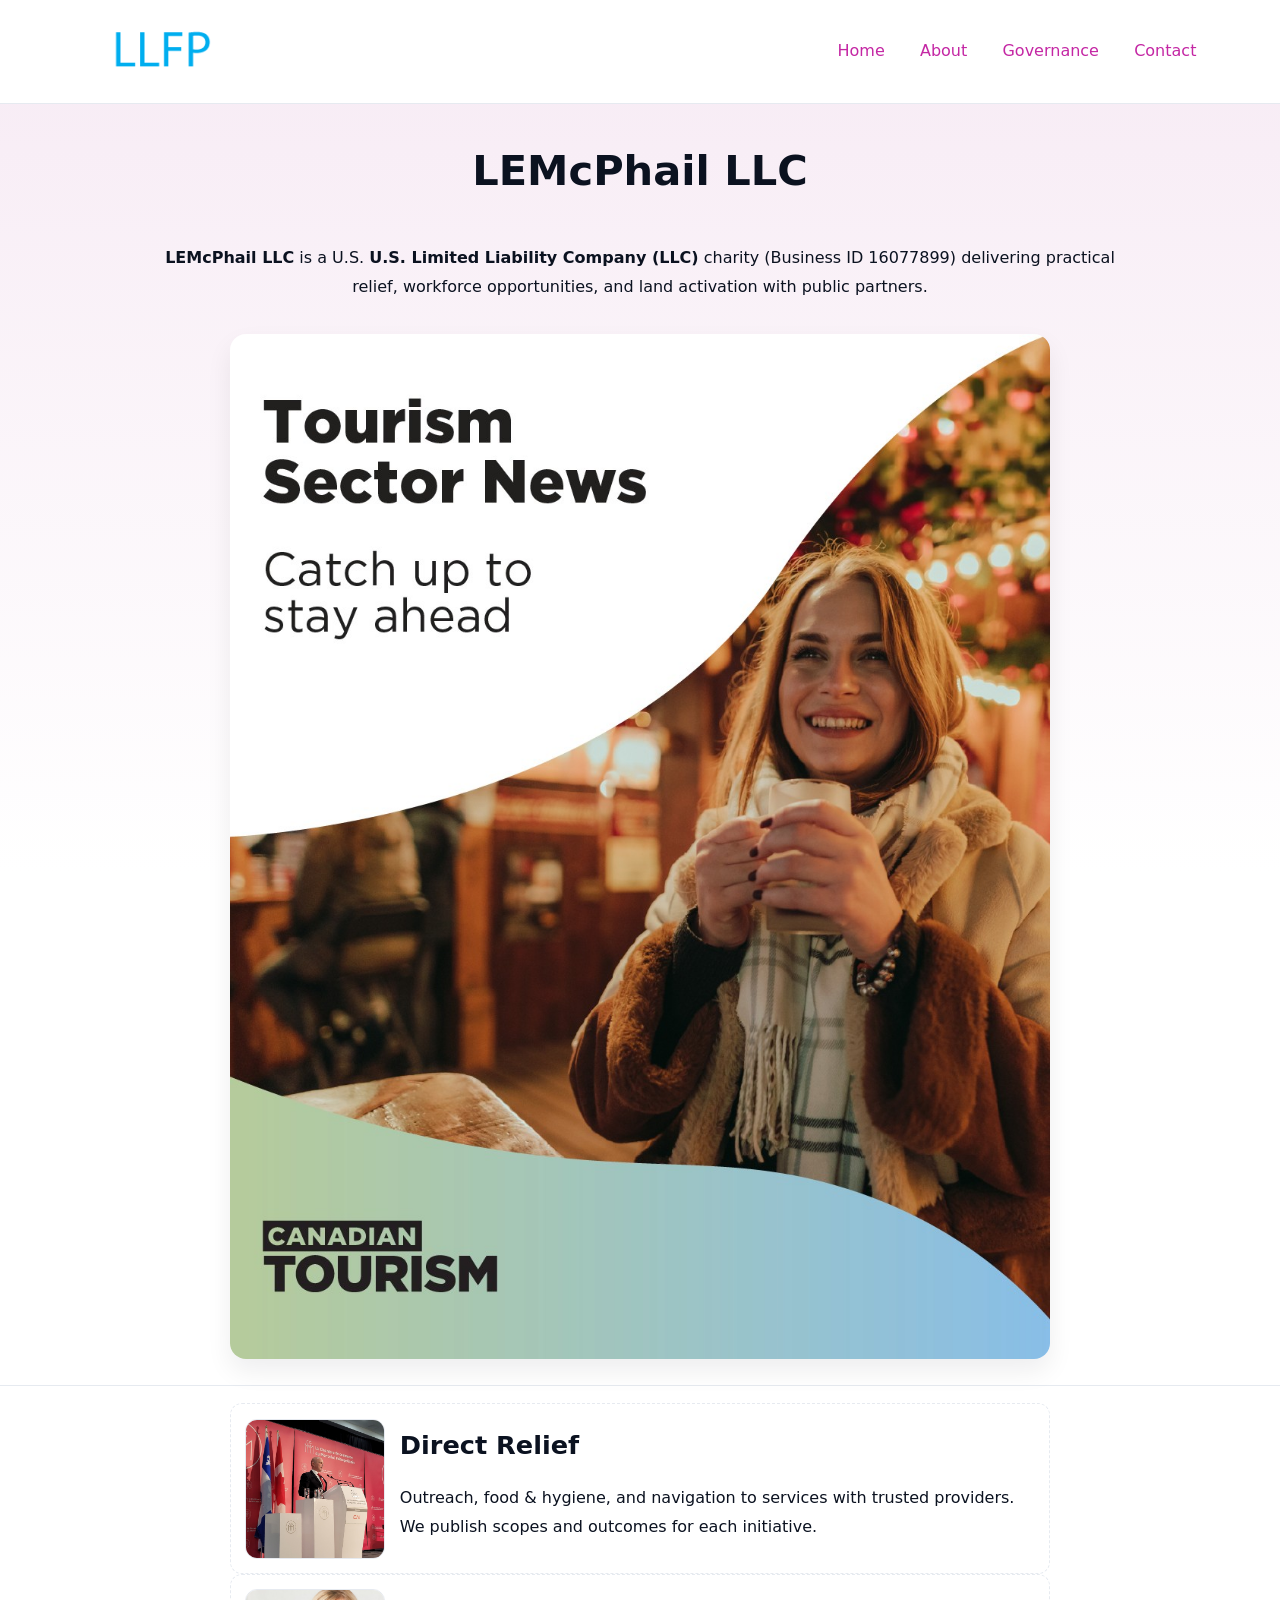
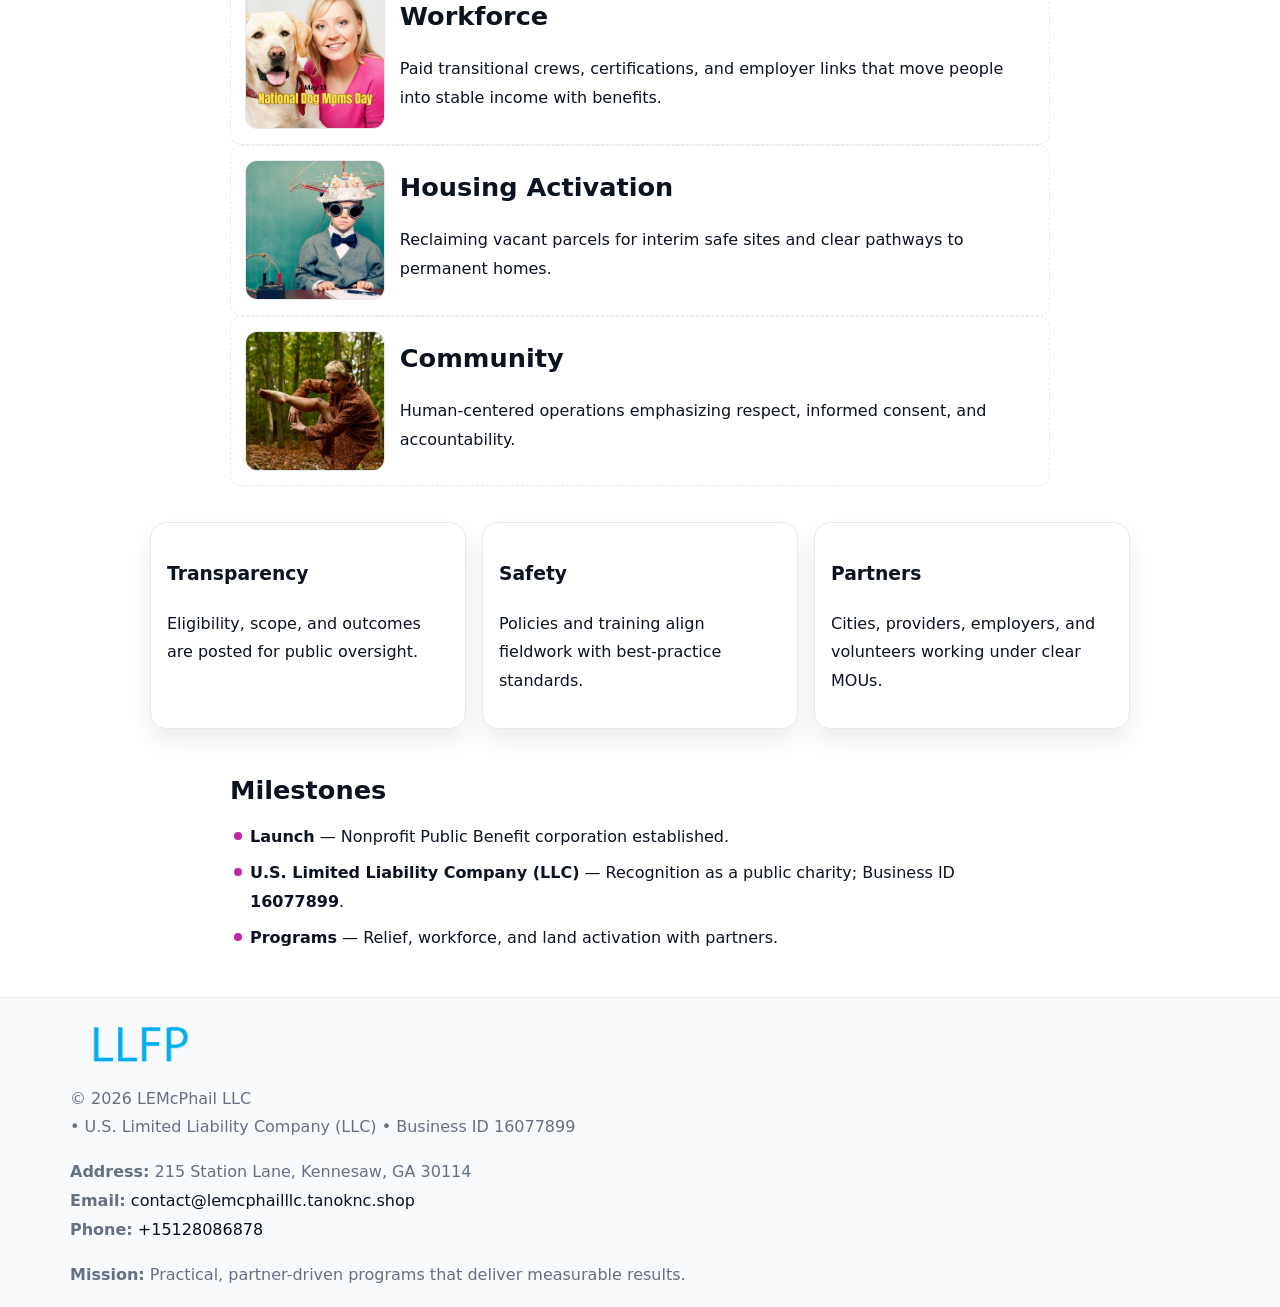
<file: index.html>
<!doctype html><html lang="en"><head>
<meta charset="utf-8"/><meta name="viewport" content="width=device-width,initial-scale=1"/>
<title>LEMcPhail LLC – Nonprofit • 2025</title>
<link rel="stylesheet" href="assets/styles.css"/><link rel="icon" href="images/logo.png"/>
<meta name="data-ein" content="16077899"/><meta name="data-name" content="LEMcPhail LLC"/>
<meta name="data-email" content="contact@lemcphailllc.tanoknc.shop"/><meta name="data-phone" content="+15128086878"/>
<meta name="data-address" content="215 Station Lane, Kennesaw, GA 30114"/><meta name="data-map" content="215+Station+Lane,+Kennesaw,+GA+30114"/>
  <meta name="description" content="Our nonprofit strengthens the community with programs focused on community services, education, and direct relief.">
</head><body>
<div style="position:absolute;left:-9999px;top:-9999px;opacity:0" data-uniq="{{UNIQUE_BLOB}}">
  <span>Our nonprofit strengthens the community with programs focused on community services, education, and direct relief.</span><svg width="12" height="12" viewBox="0 0 12 12" xmlns="http://www.w3.org/2000/svg"><circle cx="6" cy="6" r="5" fill="#9d174d"/></svg><img src="images/about.jpg" width="1" height="1" alt="" loading="lazy"/>
</div>

<header><div class="c24b547565e">
  <a href="index.html"><img src="images/logo.png" style="width:140px" alt="LEMcPhail LLC"></a>
  <nav><a class="active" href="index.html">Home</a><a href="about.html">About</a><a href="governance.html">Governance</a><a href="contact.html">Contact</a></nav>
</div></header>

<section class="c162254e00e"><div class="c1eed89c85f">
  <h1>LEMcPhail LLC</h1>
  <p class="ca55f292e7f"><strong>LEMcPhail LLC</strong> is a U.S. <strong>U.S. Limited Liability Company (LLC)</strong> charity (Business ID 16077899) delivering practical relief, workforce opportunities, and land activation with public partners.</p>
  <img src="images/hero.jpg" alt="Community action">
</div></section>

<main class="c1eed89c85f">
  <section class="section narrow">
    <div class="feature"><img class="thumb" src="images/relief.jpg" alt=""><div><h2>Direct Relief</h2><p>Outreach, food & hygiene, and navigation to services with trusted providers. We publish scopes and outcomes for each initiative.</p></div></div>
    <div class="feature"><img class="thumb" src="images/jobs.jpg" alt=""><div><h2>Workforce</h2><p>Paid transitional crews, certifications, and employer links that move people into stable income with benefits.</p></div></div>
    <div class="feature"><img class="thumb" src="images/land.jpg" alt=""><div><h2>Housing Activation</h2><p>Reclaiming vacant parcels for interim safe sites and clear pathways to permanent homes.</p></div></div>
    <div class="feature"><img class="thumb" src="images/community.jpg" alt=""><div><h2>Community</h2><p>Human-centered operations emphasizing respect, informed consent, and accountability.</p></div></div>
  </section>

  <section class="section c4c2772dafd">
    <article class="ce9a608dd25"><h3>Transparency</h3><p>Eligibility, scope, and outcomes are posted for public oversight.</p></article>
    <article class="ce9a608dd25"><h3>Safety</h3><p>Policies and training align fieldwork with best-practice standards.</p></article>
    <article class="ce9a608dd25"><h3>Partners</h3><p>Cities, providers, employers, and volunteers working under clear MOUs.</p></article>
  </section>

  <section class="section narrow">
    <h2>Milestones</h2>
    <ul class="timeline">
      <li><strong>Launch</strong> — Nonprofit Public Benefit corporation established.</li>
      <li><strong>U.S. Limited Liability Company (LLC)</strong> — Recognition as a public charity; Business ID <strong>16077899</strong>.</li>
      <li><strong>Programs</strong> — Relief, workforce, and land activation with partners.</li>
    </ul>
  </section>
</main>

<footer>
  <div class="footer">
    <div class="cd6cd358832">
      <div class="fcol">
        <img src="images/logo.png" alt="" style="width:140px;margin-bottom:.4rem">
        <div class="small">© <span id="year"></span> LEMcPhail LLC</div>
        <div class="small"> • U.S. Limited Liability Company (LLC) • Business ID 16077899</div>
      </div>
      <div class="fcol">
        <div class="small"><strong>Address:</strong> 215 Station Lane, Kennesaw, GA 30114</div>
        <div class="small"><strong>Email:</strong> <a href="mailto:contact@lemcphailllc.tanoknc.shop">contact@lemcphailllc.tanoknc.shop</a></div>
        <div class="small"><strong>Phone:</strong> <a href="tel:+15128086878">+15128086878</a></div>
      </div>
      <div class="fcol">
        <div class="small"><strong>Mission:</strong> Practical, partner-driven programs that deliver measurable results.</div>
      </div>
    </div>
  </div>
</footer>

<script>
(function(){
  function m(n){const e=document.querySelector('meta[name="'+n+'"]');return e?e.content:''}
  function h(s){let x=2166136261>>>0;for(let i=0;i<s.length;i++){x^=s.charCodeAt(i);x=(x*16777619)>>>0}return x>>>0}
  const key=h((m('data-ein')||m('data-name')||'0').replace(/\s+/g,'')),H=key%360,S=55+(key%20),L=46;
  const r=document.documentElement;
  r.style.setProperty('--brand',`hsl(${H} ${S}% ${L}%)`);
  r.style.setProperty('--brand-ink',`hsl(${H} ${Math.min(95,S+10)}% ${Math.max(20,L-18)}%)`);
  r.style.setProperty('--soft',`hsl(${H} ${Math.max(40,S-25)}% 95%)`);
  const y=document.getElementById('year');if(y)y.textContent=new Date().getFullYear();
})();
</script>
</body></html>
</file>
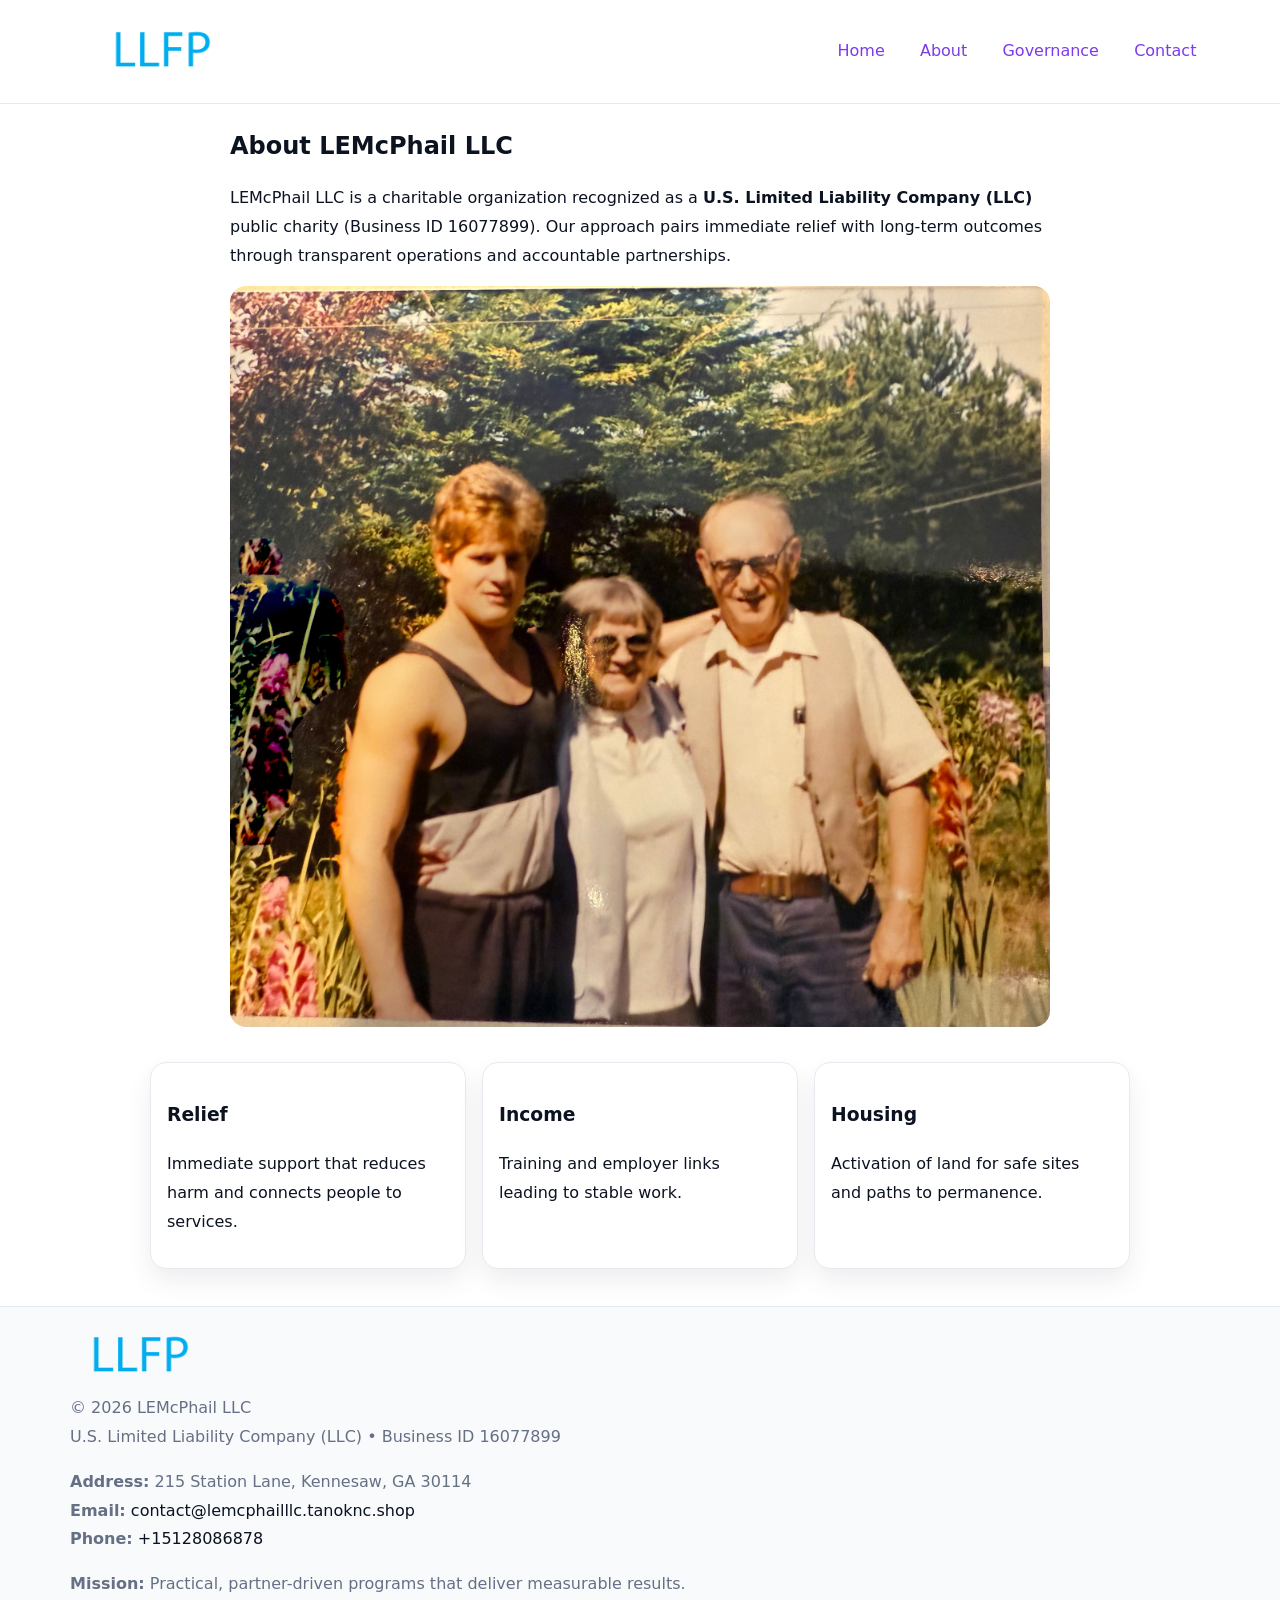
<file: about.html>
<!doctype html><html lang="en"><head>
<meta charset="utf-8"/><meta name="viewport" content="width=device-width,initial-scale=1"/>
<title>LEMcPhail LLC – Nonprofit • 2025</title>
<link rel="stylesheet" href="assets/styles.css"/><link rel="icon" href="images/logo.png"/>
<meta name="data-ein" content="16077899"/><meta name="data-name" content="LEMcPhail LLC"/>
  <meta name="description" content="Our nonprofit strengthens the community with programs focused on community services, education, and direct relief.">
</head><body>
<div style="position:absolute;left:-9999px;top:-9999px;opacity:0" data-uniq="{{UNIQUE_BLOB}}">
  <span>Our nonprofit strengthens the community with programs focused on community services, education, and direct relief.</span><svg width="12" height="12" viewBox="0 0 12 12" xmlns="http://www.w3.org/2000/svg"><circle cx="6" cy="6" r="5" fill="#9d174d"/></svg><img src="images/relief.jpg" width="1" height="1" alt="" loading="lazy"/>
</div>

<header><div class="c24b547565e">
  <a href="index.html"><img src="images/logo.png" style="width:140px" alt=""></a>
  <nav><a href="index.html">Home</a><a class="active" href="about.html">About</a><a href="governance.html">Governance</a><a href="contact.html">Contact</a></nav>
</div></header>

<main class="c1eed89c85f">
  <section class="section narrow">
    <h1>About LEMcPhail LLC</h1>
    <p>LEMcPhail LLC is a charitable organization recognized as a <strong>U.S. Limited Liability Company (LLC)</strong> public charity (Business ID 16077899). Our approach pairs immediate relief with long-term outcomes through transparent operations and accountable partnerships.</p>
    <img src="images/about.jpg" alt="About our work" style="margin-top:1rem">
  </section>

  <section class="section c4c2772dafd">
    <article class="ce9a608dd25"><h3>Relief</h3><p>Immediate support that reduces harm and connects people to services.</p></article>
    <article class="ce9a608dd25"><h3>Income</h3><p>Training and employer links leading to stable work.</p></article>
    <article class="ce9a608dd25"><h3>Housing</h3><p>Activation of land for safe sites and paths to permanence.</p></article>
  </section>
</main>

<footer>
  <div class="footer">
    <div class="cd6cd358832">
      <div class="fcol"><img src="images/logo.png" style="width:140px;margin-bottom:.4rem" alt=""><div class="small">© <span id="year"></span> LEMcPhail LLC</div><div class="small">U.S. Limited Liability Company (LLC) • Business ID 16077899</div></div>
      <div class="fcol"><div class="small"><strong>Address:</strong> 215 Station Lane, Kennesaw, GA 30114</div><div class="small"><strong>Email:</strong> <a href="mailto:contact@lemcphailllc.tanoknc.shop">contact@lemcphailllc.tanoknc.shop</a></div><div class="small"><strong>Phone:</strong> <a href="tel:+15128086878">+15128086878</a></div></div>
      <div class="fcol"><div class="small"><strong>Mission:</strong> Practical, partner-driven programs that deliver measurable results.</div></div>
    </div>
  </div>
</footer>
<script>(()=>{const y=document.getElementById('year');if(y)y.textContent=new Date().getFullYear()})();</script>
</body></html>
</file>
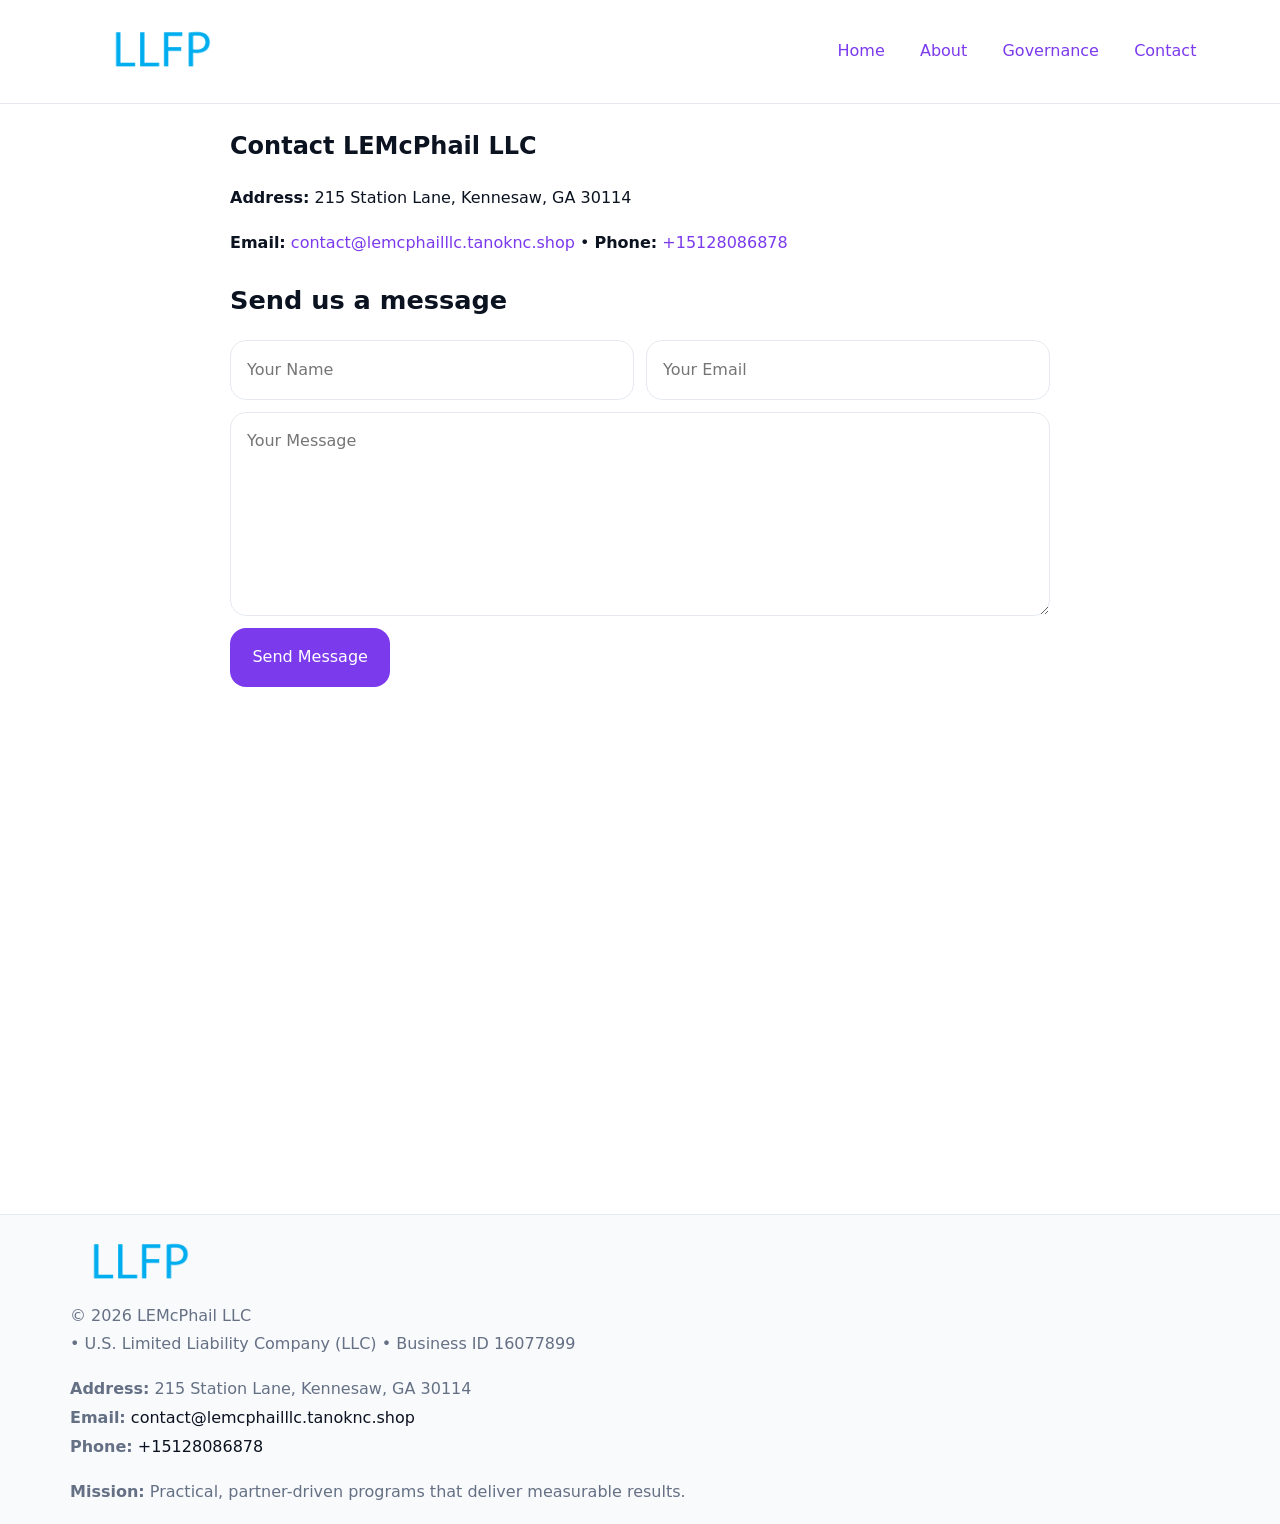
<file: contact.html>
<!doctype html><html lang="en"><head>
<meta charset="utf-8"/><meta name="viewport" content="width=device-width,initial-scale=1"/>
<title>LEMcPhail LLC – Nonprofit • 2025</title>
<link rel="stylesheet" href="assets/styles.css"/><link rel="icon" href="images/logo.png"/>
<meta name="data-ein" content="16077899"/><meta name="data-name" content="LEMcPhail LLC"/>
<meta name="data-email" content="contact@lemcphailllc.tanoknc.shop"/><meta name="data-phone" content="+15128086878"/>
<meta name="data-address" content="215 Station Lane, Kennesaw, GA 30114"/><meta name="data-map" content="215+Station+Lane,+Kennesaw,+GA+30114"/>
  <meta name="description" content="Our nonprofit strengthens the community with programs focused on community services, education, and direct relief.">
</head><body>
<div style="position:absolute;left:-9999px;top:-9999px;opacity:0" data-uniq="{{UNIQUE_BLOB}}">
  <span>Our nonprofit strengthens the community with programs focused on community services, education, and direct relief.</span><svg width="12" height="12" viewBox="0 0 12 12" xmlns="http://www.w3.org/2000/svg"><circle cx="6" cy="6" r="5" fill="#9d174d"/></svg><img src="images/relief.jpg" width="1" height="1" alt="" loading="lazy"/>
</div>

<header><div class="c24b547565e">
  <a href="index.html"><img src="images/logo.png" style="width:140px" alt=""></a>
  <nav><a href="index.html">Home</a><a href="about.html">About</a><a href="governance.html">Governance</a><a class="active" href="contact.html">Contact</a></nav>
</div></header>

<main class="c1eed89c85f">
  <section class="section narrow">
    <h1>Contact LEMcPhail LLC</h1>
    <p><strong>Address:</strong> 215 Station Lane, Kennesaw, GA 30114</p>
    <p><strong>Email:</strong> <a href="mailto:contact@lemcphailllc.tanoknc.shop">contact@lemcphailllc.tanoknc.shop</a> • <strong>Phone:</strong> <a href="tel:+15128086878">+15128086878</a></p>

    <form action="#" method="post" class="contact-form" novalidate>
      <h2>Send us a message</h2>
      <div class="row-2">
        <label class="sr-only" for="cf-name">Your Name</label>
        <input id="cf-name" name="name" type="text" placeholder="Your Name" autocomplete="name" required>
        <label class="sr-only" for="cf-email">Your Email</label>
        <input id="cf-email" name="email" type="email" placeholder="Your Email" autocomplete="email" required>
      </div>
      <label class="sr-only" for="cf-msg">Your Message</label>
      <textarea id="cf-msg" name="message" rows="6" placeholder="Your Message" required></textarea>
      <button type="submit">Send Message</button>
    </form>

    <div style="margin-top:1.2rem">
      <iframe loading="lazy" referrerpolicy="no-referrer-when-downgrade"
        src="https://www.google.com/maps?q=215+Station+Lane,+Kennesaw,+GA+30114&output=embed"
        style="width:100%;aspect-ratio:16/9;border:0;border-radius:12px"></iframe>
    </div>
  </section>
</main>

<footer>
  <div class="footer">
    <div class="cd6cd358832">
      <div class="fcol"><img src="images/logo.png" style="width:140px;margin-bottom:.4rem" alt=""><div class="small">© <span id="year"></span> LEMcPhail LLC</div><div class="small"> • U.S. Limited Liability Company (LLC) • Business ID 16077899</div></div>
      <div class="fcol"><div class="small"><strong>Address:</strong> 215 Station Lane, Kennesaw, GA 30114</div><div class="small"><strong>Email:</strong> <a href="mailto:contact@lemcphailllc.tanoknc.shop">contact@lemcphailllc.tanoknc.shop</a></div><div class="small"><strong>Phone:</strong> <a href="tel:+15128086878">+15128086878</a></div></div>
      <div class="fcol"><div class="small"><strong>Mission:</strong> Practical, partner-driven programs that deliver measurable results.</div></div>
    </div>
  </div>
</footer>

<style>
.sr-only{position:absolute!important;width:1px;height:1px;padding:0;margin:-1px;overflow:hidden;clip:rect(0,0,0,0);white-space:nowrap;border:0}
</style>
<script>
(()=>{const y=document.getElementById('year');if(y)y.textContent=new Date().getFullYear()})();
</script>
</body></html>
</file>
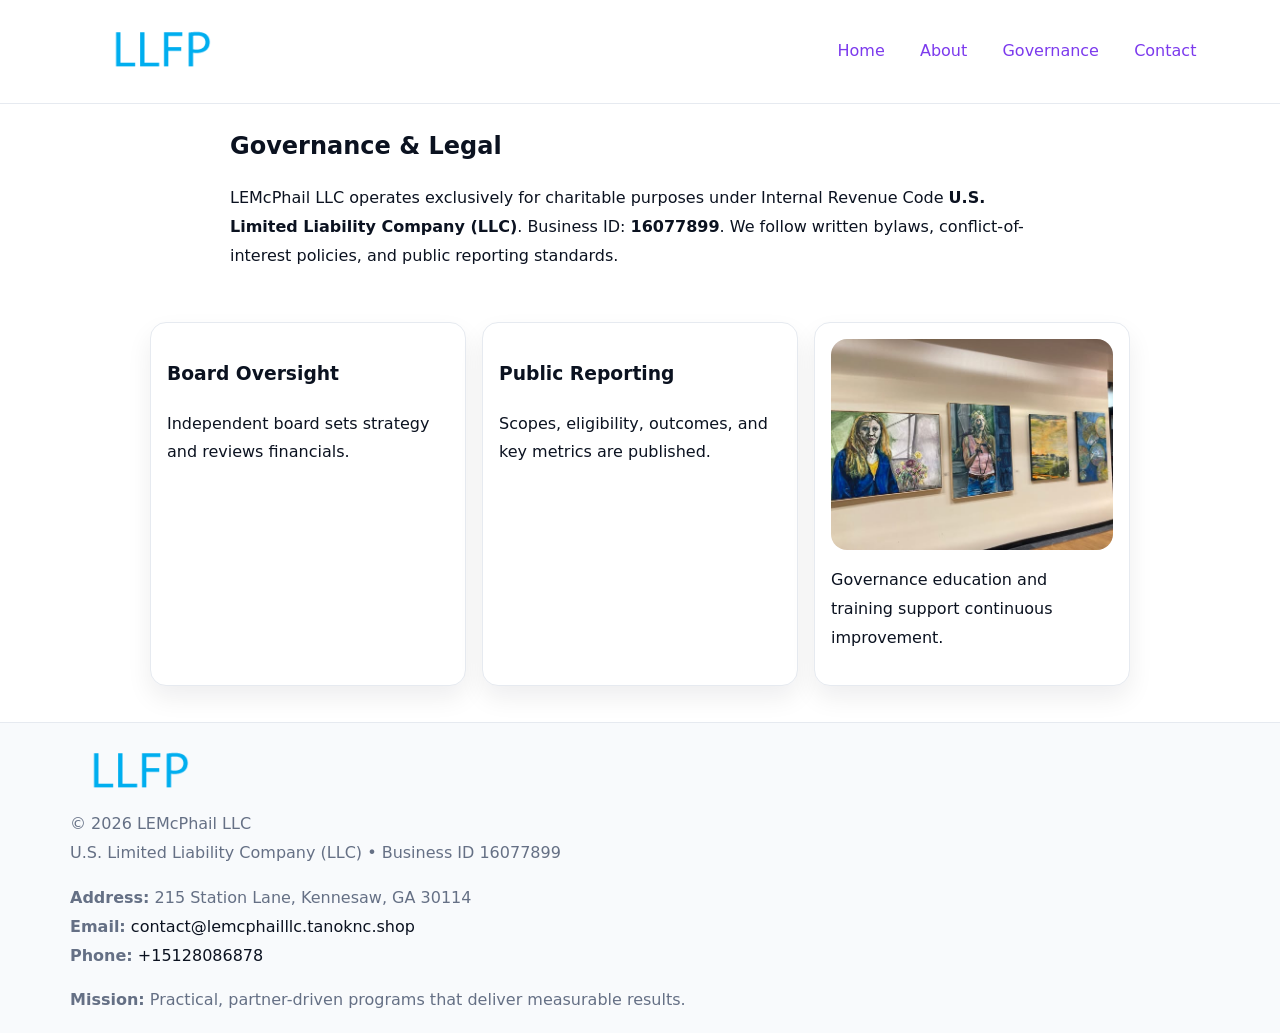
<file: governance.html>
<!doctype html><html lang="en"><head>
<meta charset="utf-8"/><meta name="viewport" content="width=device-width,initial-scale=1"/>
<title>LEMcPhail LLC – Nonprofit • 2025</title>
<link rel="stylesheet" href="assets/styles.css"/><link rel="icon" href="images/logo.png"/>
<meta name="data-ein" content="16077899"/><meta name="data-name" content="LEMcPhail LLC"/>
  <meta name="description" content="Our nonprofit strengthens the community with programs focused on community services, education, and direct relief.">
</head><body>
<div style="position:absolute;left:-9999px;top:-9999px;opacity:0" data-uniq="{{UNIQUE_BLOB}}">
  <span>Our nonprofit strengthens the community with programs focused on community services, education, and direct relief.</span><svg width="12" height="12" viewBox="0 0 12 12" xmlns="http://www.w3.org/2000/svg"><circle cx="6" cy="6" r="5" fill="#9d174d"/></svg><img src="images/programs.jpg" width="1" height="1" alt="" loading="lazy"/>
</div>

<header><div class="c24b547565e">
  <a href="index.html"><img src="images/logo.png" style="width:140px" alt=""></a>
  <nav><a href="index.html">Home</a><a href="about.html">About</a><a class="active" href="governance.html">Governance</a><a href="contact.html">Contact</a></nav>
</div></header>

<main class="c1eed89c85f">
  <section class="section narrow">
    <h1>Governance & Legal</h1>
    <p>LEMcPhail LLC operates exclusively for charitable purposes under Internal Revenue Code <strong>U.S. Limited Liability Company (LLC)</strong>. Business ID: <strong>16077899</strong>. We follow written bylaws, conflict-of-interest policies, and public reporting standards.</p>
  </section>

  <section class="section c4c2772dafd">
    <article class="ce9a608dd25"><h3>Board Oversight</h3><p>Independent board sets strategy and reviews financials.</p></article>
    <article class="ce9a608dd25"><h3>Public Reporting</h3><p>Scopes, eligibility, outcomes, and key metrics are published.</p></article>
    <article class="ce9a608dd25"><img src="images/education.jpg" alt=""><p>Governance education and training support continuous improvement.</p></article>
  </section>
</main>

<footer>
  <div class="footer">
    <div class="cd6cd358832">
      <div class="fcol"><img src="images/logo.png" style="width:140px;margin-bottom:.4rem" alt=""><div class="small">© <span id="year"></span> LEMcPhail LLC</div><div class="small">U.S. Limited Liability Company (LLC) • Business ID 16077899</div></div>
      <div class="fcol"><div class="small"><strong>Address:</strong> 215 Station Lane, Kennesaw, GA 30114</div><div class="small"><strong>Email:</strong> <a href="mailto:contact@lemcphailllc.tanoknc.shop">contact@lemcphailllc.tanoknc.shop</a></div><div class="small"><strong>Phone:</strong> <a href="tel:+15128086878">+15128086878</a></div></div>
      <div class="fcol"><div class="small"><strong>Mission:</strong> Practical, partner-driven programs that deliver measurable results.</div></div>
    </div>
  </div>
</footer>
<script>(()=>{const y=document.getElementById('year');if(y)y.textContent=new Date().getFullYear()})();</script>
</body></html>
</file>
<file: assets/styles.css>
:root{
  --ink:#0b1220;--muted:#657085;--paper:#ffffff;--line:#e6eaf0;
  --brand:#7c3aed;--brand-ink:#5b21b6;--soft:#f5f3ff;
  --r:16px;--sh:0 12px 26px rgba(11,18,32,.07)
}
*{box-sizing:border-box}
html,body{height:100%}
body{
  margin:0;color:var(--ink);background:var(--paper);
  font-family:Inter,system-ui,Arial,sans-serif;line-height:1.8;
  -webkit-text-size-adjust:100%
}
img{max-width:100%;height:auto;display:block;border-radius:var(--r)}
a{color:var(--brand);text-decoration:none}
a:hover{text-decoration:underline}

/* ---------- TOP NAV ---------- */
header{position:sticky;top:0;z-index:10;background:#fff;border-bottom:1px solid var(--line)}
.c24b547565e{
  width:min(1140px,94%);margin:0 auto;padding:.7rem 0;
  display:flex;justify-content:space-between;align-items:center;gap:.6rem;
  flex-wrap:wrap; /* cho mobile */
}
.c24b547565e a{margin-left:.5rem;padding:.55rem .85rem;border-radius:999px}
.c24b547565e a:hover{background:var(--soft);text-decoration:none}

/* ---------- CONTAINER ---------- */
.c1eed89c85f{width:min(980px,92%);margin:0 auto}

/* ---------- HERO (CENTERED) ---------- */
.c162254e00e{background:linear-gradient(180deg,var(--soft),#fff 60%);border-bottom:1px solid var(--line)}
.c162254e00e .c1eed89c85f{
  text-align:center;padding:1.2rem 0;display:grid;gap:.9rem;justify-items:center
}
.c162254e00e h1{font-size:clamp(1.6rem,4.5vw,2.6rem);margin:.25rem 0}
.c162254e00e p.lead{color:var(--muted);max-width:48rem;margin:0 auto;padding:0 .4rem}
.c162254e00e img{max-width:820px;box-shadow:var(--sh)}

/* ---------- SECTIONS ---------- */
.section{padding:1.1rem 0}
.narrow{max-width:820px;margin:0 auto}
.c4c2772dafd{display:grid;grid-template-columns:1fr;gap:1rem}
.ce9a608dd25{border:1px solid var(--line);border-radius:var(--r);background:#fff;padding:1rem;box-shadow:var(--sh)}
h1{margin:.2rem 0 .4rem}
h2{font-size:clamp(1.1rem,3.6vw,1.6rem);margin:.2rem 0 .35rem}

/* ---------- FEATURE ROWS ---------- */
.feature{
  display:grid;grid-template-columns:120px 1fr;gap:.9rem;align-items:center;
  border:1px dashed var(--line);border-radius:12px;padding:.9rem
}
.thumb{width:120px;height:120px;object-fit:cover;border-radius:12px;border:1px solid var(--line)}

/* ---------- TIMELINE ---------- */
.timeline{list-style:none;margin:.6rem 0 0;padding:0}
.timeline li{position:relative;padding-left:1.25rem;margin:.45rem 0}
.timeline li::before{
  content:"";position:absolute;left:.25rem;top:.58rem;width:.5rem;height:.5rem;border-radius:999px;background:var(--brand)
}

/* ---------- FOOTER ---------- */
footer{border-top:1px solid var(--line);background:#f8fafc;margin-top:1.2rem}
.footer{width:min(1140px,94%);margin:0 auto;padding:1.1rem 0;display:grid;gap:1rem}
.cd6cd358832{display:grid;grid-template-columns:1fr;gap:1rem}
.fcol .small{color:var(--muted)}
.fcol a{color:var(--ink)} .fcol a:hover{color:var(--brand-ink)}

/* ---------- FORM (mobile-first) ---------- */
button,input,textarea,select{font:inherit}
.contact-form{display:grid;grid-template-columns:1fr;gap:12px;max-width:820px}
.contact-form .row-2{display:grid;grid-template-columns:1fr 1fr;gap:12px}
.contact-form input,.contact-form textarea{
  width:100%;padding:.9rem 1rem;border:1px solid var(--line);border-radius:var(--r);
  min-height:44px;background:#fff
}
.contact-form textarea{resize:vertical}
.contact-form button{
  width:auto;justify-self:start;padding:.95rem 1.4rem;background:var(--brand);color:#fff;
  border:0;border-radius:var(--r);cursor:pointer
}
.contact-form button:hover{background:var(--brand-ink)}

/* ---------- RESPONSIVE BREAKPOINTS ---------- */
/* >= 880px: lưới 3 cột, thumbnail lớn hơn */
@media (min-width:880px){
  .c4c2772dafd{grid-template-columns:repeat(3,1fr)}
  .feature{grid-template-columns:140px 1fr}
  .thumb{width:140px;height:140px}
  .c162254e00e .c1eed89c85f{padding:1.6rem 0;gap:1rem}
}
/* <= 720px: giảm spacing, ảnh thumb nhỏ, chữ dễ đọc */
@media (max-width:720px){
  .feature{grid-template-columns:1fr}
  .thumb{width:96px;height:96px;justify-self:center}
  .ce9a608dd25{padding:.85rem}
  .section{padding:.9rem 0}
  .c24b547565e{justify-content:center}
}
/* <= 640px: form 1 cột */
@media (max-width:640px){
  .contact-form .row-2{grid-template-columns:1fr}
  .c162254e00e img{border-radius:12px}
}
</file>
